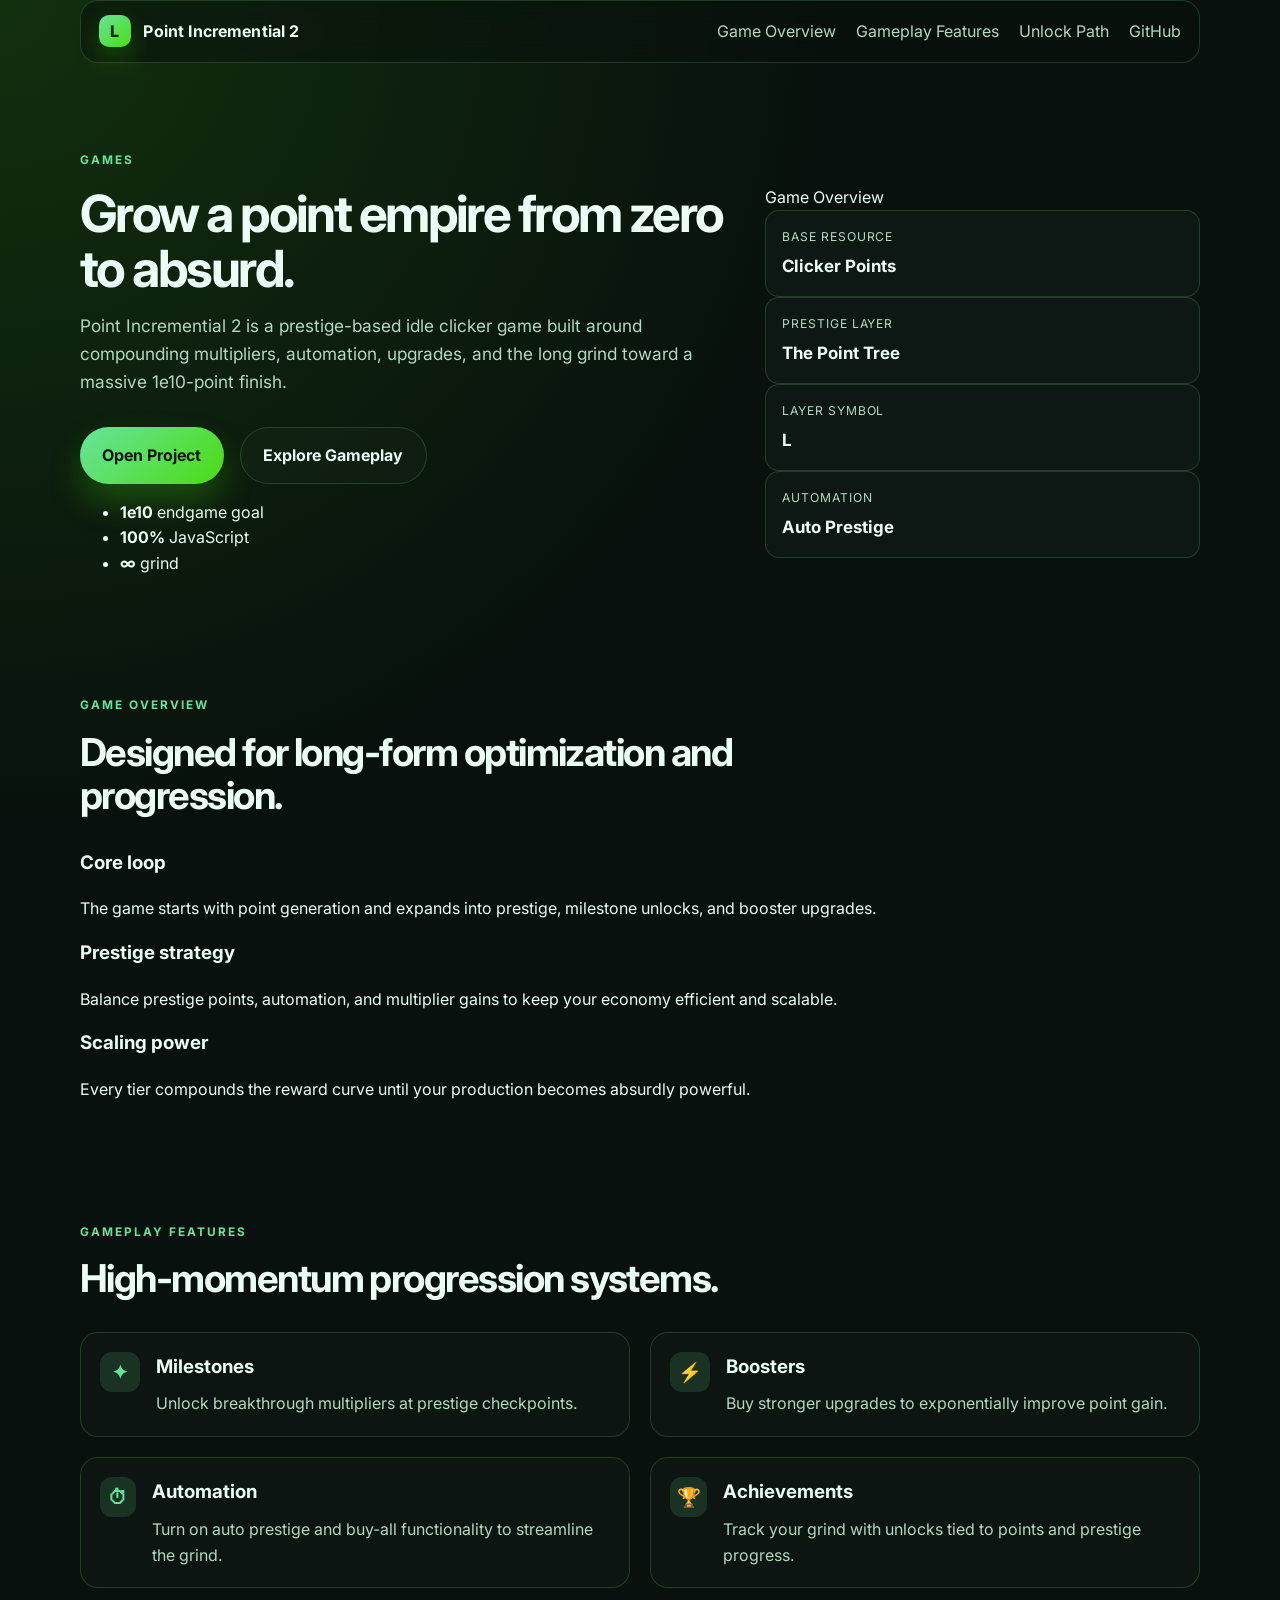
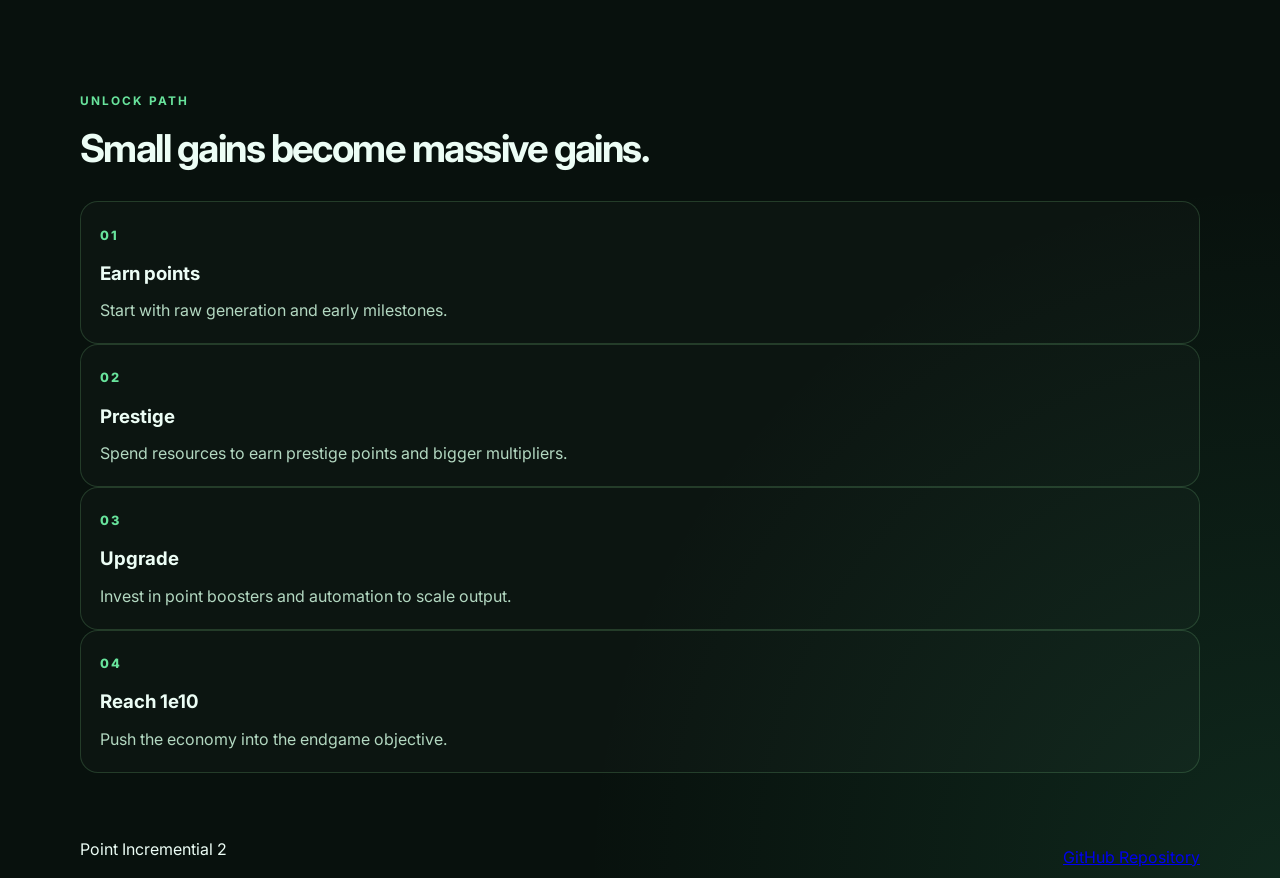
<file: index.html>
<!DOCTYPE html>
<html lang="en">
  <head>
    <meta charset="UTF-8" />
    <meta name="viewport" content="width=device-width, initial-scale=1.0" />
    <meta
      name="description"
      content="Point Incremential 2 — Endgame 1e10 Points"
    />
    <title>Point Incremential 2</title>
    <link rel="preconnect" href="https://fonts.googleapis.com" />
    <link rel="preconnect" href="https://fonts.gstatic.com" crossorigin />
    <link
      href="https://fonts.googleapis.com/css2?family=Inter:wght@400;500;600;700;800&display=swap"
      rel="stylesheet"
    />
    <link rel="stylesheet" href="styles.css" />
  </head>
  <body>
    <div class="bg-orb orb-1"></div>
    <div class="bg-orb orb-2"></div>

    <header class="topbar">
      <div class="container nav">
        <div class="brand">
          <span class="brand-mark">L</span>
          <span>Point Incremential 2</span>
        </div>

        <nav class="nav-links">
          <a href="#about">Game Overview</a>
          <a href="#features">Gameplay Features</a>
          <a href="#progression">Unlock Path</a>
          <a
            href="https://github.com/Spotky2010-ops/Point-incremential-2"
            target="_blank"
            rel="noreferrer"
          >
            GitHub
          </a>
        </nav>
      </div>
    </header>

    <main>
      <section class="hero container">
        <div class="hero-copy">
          <p class="eyebrow">Games</p>
          <h1>Grow a point empire from zero to absurd.</h1>
          <p class="lead">
            Point Incremential 2 is a prestige-based idle clicker game built
            around compounding multipliers, automation, upgrades, and the long
            grind toward a massive 1e10-point finish.
          </p>

          <div class="cta-row">
            <a
              class="button primary"
              href="https://github.com/Spotky2010-ops/Point-incremential-2"
              target="_blank"
              rel="noreferrer"
            >
              Open Project
            </a>
            <a class="button secondary" href="#features">Explore Gameplay</a>
          </div>

          <ul class="stats">
            <li>
              <strong>1e10</strong>
              <span>endgame goal</span>
            </li>
            <li>
              <strong>100%</strong>
              <span>JavaScript</span>
            </li>
            <li>
              <strong>∞</strong>
              <span>grind</span>
            </li>
          </ul>
        </div>

        <div class="game-panel">
          <div class="panel-header">
            <span class="dot"></span>
            <span>Game Overview</span>
          </div>

          <div class="panel-body">
            <div class="metric">
              <label>Base Resource</label>
              <strong>Clicker Points</strong>
            </div>
            <div class="metric">
              <label>Prestige Layer</label>
              <strong>The Point Tree</strong>
            </div>
            <div class="metric">
              <label>Layer Symbol</label>
              <strong>L</strong>
            </div>
            <div class="metric">
              <label>Automation</label>
              <strong>Auto Prestige</strong>
            </div>
          </div>
        </div>
      </section>

      <section id="about" class="section container">
        <div class="section-heading">
          <p class="eyebrow">Game Overview</p>
          <h2>Designed for long-form optimization and progression.</h2>
        </div>

        <div class="feature-grid">
          <article class="info-card">
            <h3>Core loop</h3>
            <p>
              The game starts with point generation and expands into prestige,
              milestone unlocks, and booster upgrades.
            </p>
          </article>

          <article class="info-card">
            <h3>Prestige strategy</h3>
            <p>
              Balance prestige points, automation, and multiplier gains to keep
              your economy efficient and scalable.
            </p>
          </article>

          <article class="info-card">
            <h3>Scaling power</h3>
            <p>
              Every tier compounds the reward curve until your production becomes
              absurdly powerful.
            </p>
          </article>
        </div>
      </section>

      <section id="features" class="section alt">
        <div class="container">
          <div class="section-heading">
            <p class="eyebrow">Gameplay Features</p>
            <h2>High-momentum progression systems.</h2>
          </div>

          <div class="feature-list">
            <div class="feature-item">
              <span class="feature-icon">✦</span>
              <div>
                <h3>Milestones</h3>
                <p>Unlock breakthrough multipliers at prestige checkpoints.</p>
              </div>
            </div>

            <div class="feature-item">
              <span class="feature-icon">⚡</span>
              <div>
                <h3>Boosters</h3>
                <p>Buy stronger upgrades to exponentially improve point gain.</p>
              </div>
            </div>

            <div class="feature-item">
              <span class="feature-icon">⏱</span>
              <div>
                <h3>Automation</h3>
                <p>Turn on auto prestige and buy-all functionality to streamline the grind.</p>
              </div>
            </div>

            <div class="feature-item">
              <span class="feature-icon">🏆</span>
              <div>
                <h3>Achievements</h3>
                <p>Track your grind with unlocks tied to points and prestige progress.</p>
              </div>
            </div>
          </div>
        </div>
      </section>

      <section id="progression" class="section container">
        <div class="section-heading">
          <p class="eyebrow">Unlock Path</p>
          <h2>Small gains become massive gains.</h2>
        </div>

        <div class="progress-grid">
          <div class="step">
            <span>01</span>
            <h3>Earn points</h3>
            <p>Start with raw generation and early milestones.</p>
          </div>

          <div class="step">
            <span>02</span>
            <h3>Prestige</h3>
            <p>Spend resources to earn prestige points and bigger multipliers.</p>
          </div>

          <div class="step">
            <span>03</span>
            <h3>Upgrade</h3>
            <p>Invest in point boosters and automation to scale output.</p>
          </div>

          <div class="step">
            <span>04</span>
            <h3>Reach 1e10</h3>
            <p>Push the economy into the endgame objective.</p>
          </div>
        </div>
      </section>
    </main>

    <footer class="footer">
      <div class="container footer-inner">
        <p>Point Incremential 2</p>
        <a
          href="https://github.com/Spotky2010-ops/Point-incremential-2"
          target="_blank"
          rel="noreferrer"
        >
          GitHub Repository
        </a>
      </div>
    </footer>
  </body>
</html>
</file>
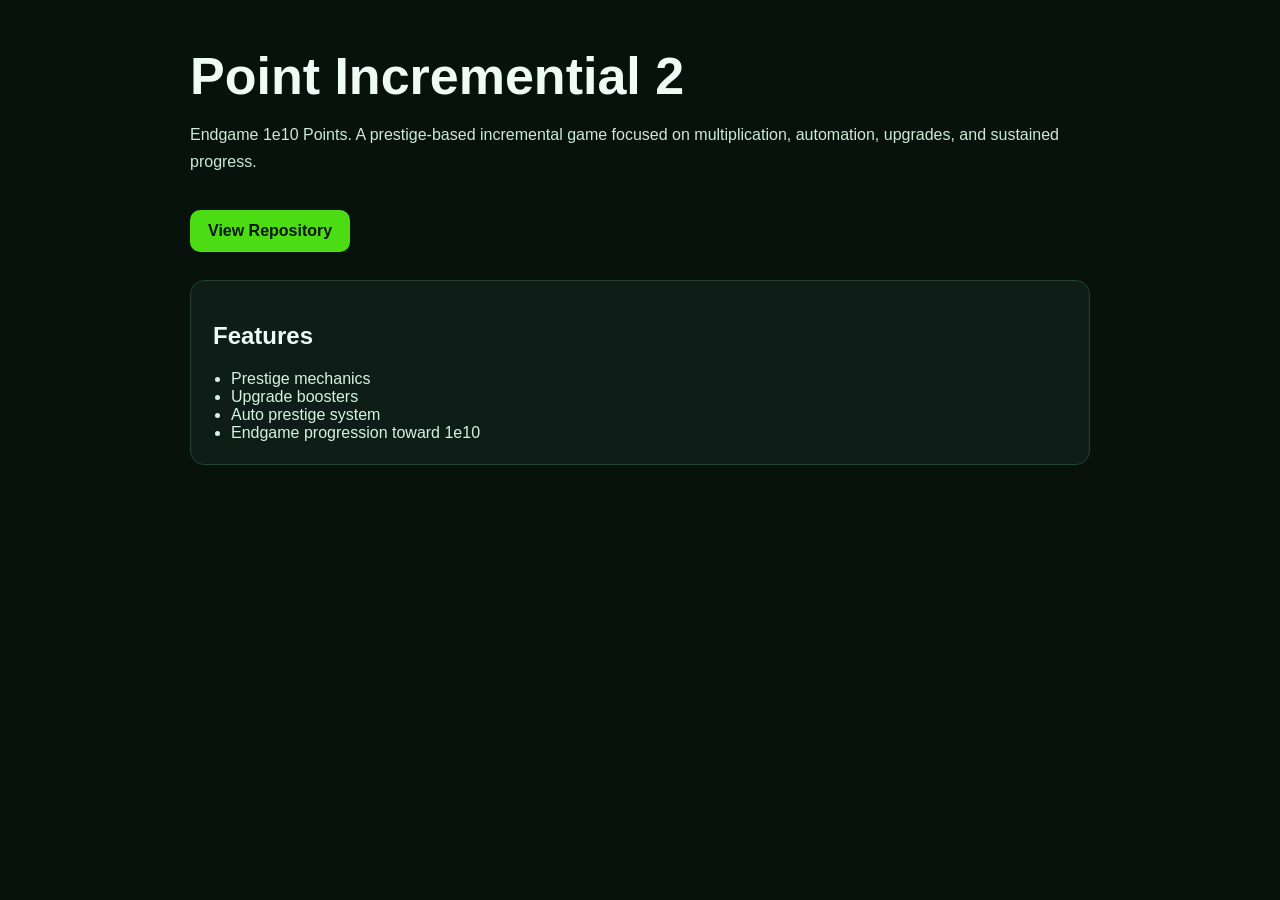
<file: inde.html>
<!DOCTYPE html>
<html lang="en">
  <head>
    <meta charset="UTF-8" />
    <meta name="viewport" content="width=device-width, initial-scale=1.0" />
    <title>Point Incremential 2</title>
    <style>
      body {
        margin: 0;
        font-family: Arial, sans-serif;
        background: #08120d;
        color: #edfdf5;
      }
      .container {
        max-width: 900px;
        margin: 0 auto;
        padding: 48px 20px;
      }
      h1 {
        font-size: 52px;
        margin: 0 0 14px;
        line-height: 1.1;
      }
      p {
        color: #cde9d7;
        line-height: 1.7;
      }
      .button {
        display: inline-block;
        margin-top: 18px;
        background: #4bdc13;
        color: #07160d;
        text-decoration: none;
        font-weight: bold;
        padding: 12px 18px;
        border-radius: 10px;
      }
      .panel {
        background: #0e1d17;
        border: 1px solid #234134;
        border-radius: 14px;
        padding: 22px;
        margin-top: 28px;
      }
      ul {
        margin: 0;
        padding-left: 18px;
        color: #d5f4df;
      }
    </style>
  </head>
  <body>
    <div class="container">
      <h1>Point Incremential 2</h1>
      <p>
        Endgame 1e10 Points. A prestige-based incremental game focused on
        multiplication, automation, upgrades, and sustained progress.
      </p>
      <a class="button" href="https://github.com/Spotky2010-ops/Point-incremential-2" target="_blank">
        View Repository
      </a>

      <div class="panel">
        <h2>Features</h2>
        <ul>
          <li>Prestige mechanics</li>
          <li>Upgrade boosters</li>
          <li>Auto prestige system</li>
          <li>Endgame progression toward 1e10</li>
        </ul>
      </div>
    </div>
  </body>
</html>
</file>
<file: styles.css>
:root {
  --bg: #08110d;
  --bg-soft: #0f1a17;
  --panel: rgba(15, 26, 23, 0.82);
  --panel-strong: rgba(20, 35, 31, 0.95);
  --border: rgba(117, 195, 126, 0.22);
  --text: #ecfdf5;
  --muted: #b3d8c1;
  --accent: #68e39c;
  --accent-strong: #4bdc13;
  --accent-soft: rgba(104, 227, 156, 0.14);
  --shadow: rgba(6, 14, 12, 0.65);
}

* {
  box-sizing: border-box;
}

html {
  scroll-behavior: smooth;
}

body {
  margin: 0;
  font-family: "Inter", sans-serif;
  background:
    radial-gradient(circle at top left, rgba(75, 220, 19, 0.15), transparent 30%),
    radial-gradient(circle at bottom right, rgba(67, 208, 141, 0.12), transparent 25%),
    var(--bg);
  color: var(--text);
  line-height: 1.6;
}

img {
  max-width: 100%;
  display: block;
}

p,
h1,
h2,
h3 {
  margin-top: 0;
}

.container {
  width: min(1120px, calc(100% - 2rem));
  margin: 0 auto;
}

.background-glow {
  position: fixed;
  width: 28rem;
  height: 28rem;
  border-radius: 50%;
  filter: blur(90px);
  pointer-events: none;
  opacity: 0.24;
  z-index: 0;
}

.glow-one {
  top: 3rem;
  left: -6rem;
  background: rgba(75, 220, 19, 0.55);
}

.glow-two {
  right: -4rem;
  bottom: 8rem;
  background: rgba(36, 161, 255, 0.35);
}

.site-header,
main,
.site-footer {
  position: relative;
  z-index: 1;
}

.site-header {
  padding: 1.2rem 0 0;
}

.nav {
  display: flex;
  align-items: center;
  justify-content: space-between;
  gap: 1rem;
  background: rgba(8, 17, 13, 0.5);
  border: 1px solid var(--border);
  border-radius: 18px;
  backdrop-filter: blur(12px);
  padding: 0.9rem 1.1rem;
}

.brand {
  display: inline-flex;
  align-items: center;
  gap: 0.8rem;
  font-weight: 700;
  letter-spacing: 0.01em;
}

.brand-mark {
  display: inline-grid;
  place-items: center;
  width: 2rem;
  height: 2rem;
  border-radius: 10px;
  background: linear-gradient(135deg, var(--accent), var(--accent-strong));
  color: #072812;
  font-weight: 800;
  box-shadow: 0 10px 25px rgba(75, 220, 19, 0.25);
}

.nav-links {
  display: flex;
  align-items: center;
  gap: 1.25rem;
  flex-wrap: wrap;
}

.nav-links a,
.site-footer a {
  color: var(--muted);
  text-decoration: none;
  transition: color 0.2s ease;
}

.nav-links a:hover,
.site-footer a:hover {
  color: var(--text);
}

.hero {
  display: grid;
  grid-template-columns: 1.2fr 0.8fr;
  gap: 2rem;
  align-items: center;
  padding: 5.5rem 0 4rem;
}

.eyebrow {
  text-transform: uppercase;
  letter-spacing: 0.17em;
  font-size: 0.74rem;
  color: var(--accent);
  font-weight: 700;
  margin-bottom: 1rem;
}

.hero-copy h1 {
  font-size: clamp(2.6rem, 4vw, 4.3rem);
  line-height: 1.08;
  margin-bottom: 1rem;
  letter-spacing: -0.05em;
}

.lead {
  max-width: 60ch;
  font-size: 1.08rem;
  color: var(--muted);
}

.cta-row {
  display: flex;
  flex-wrap: wrap;
  gap: 1rem;
  margin-top: 2rem;
}

.button {
  display: inline-flex;
  align-items: center;
  justify-content: center;
  padding: 0.9rem 1.4rem;
  border-radius: 999px;
  text-decoration: none;
  font-weight: 700;
  transition: transform 0.2s ease, box-shadow 0.2s ease;
}

.button:hover {
  transform: translateY(-1px);
}

.button.primary {
  background: linear-gradient(135deg, var(--accent), var(--accent-strong));
  color: #03160d;
  box-shadow: 0 18px 32px rgba(75, 220, 19, 0.25);
}

.button.secondary {
  background: rgba(255, 255, 255, 0.02);
  border: 1px solid var(--border);
  color: var(--text);
}

.hero-stats {
  list-style: none;
  padding: 0;
  display: grid;
  grid-template-columns: repeat(3, minmax(110px, 1fr));
  gap: 1rem;
  margin: 2.2rem 0 0;
}

.hero-stats li {
  background: rgba(255, 255, 255, 0.02);
  border: 1px solid var(--border);
  border-radius: 16px;
  padding: 1rem 0.75rem;
  display: flex;
  flex-direction: column;
  align-items: flex-start;
  min-height: 96px;
}

.hero-stats strong {
  font-size: 1.5rem;
  line-height: 1.2;
  color: var(--text);
}

.hero-stats span {
  margin-top: auto;
  color: var(--muted);
  font-size: 0.82rem;
}

.hero-card {
  background: linear-gradient(180deg, rgba(17, 31, 27, 0.94), rgba(9, 18, 15, 0.9));
  border: 1px solid var(--border);
  border-radius: 22px;
  box-shadow: 0 25px 75px var(--shadow);
  overflow: hidden;
}

.card-header {
  display: flex;
  align-items: center;
  gap: 0.7rem;
  padding: 1rem 1.1rem;
  border-bottom: 1px solid var(--border);
  background: rgba(255, 255, 255, 0.02);
  color: var(--muted);
  font-weight: 600;
}

.status-dot {
  width: 0.7rem;
  height: 0.7rem;
  border-radius: 50%;
  background: var(--accent-strong);
  box-shadow: 0 0 10px rgba(75, 220, 19, 0.9);
}

.card-body {
  padding: 1.2rem;
  display: grid;
  gap: 1rem;
}

.metric {
  background: var(--panel);
  border: 1px solid var(--border);
  border-radius: 14px;
  padding: 1rem;
}

.metric label {
  display: block;
  color: var(--muted);
  font-size: 0.76rem;
  letter-spacing: 0.08em;
  text-transform: uppercase;
  margin-bottom: 0.4rem;
}

.metric strong {
  font-size: 1.06rem;
}

.section {
  padding: 2.5rem 0 4rem;
}

.alt-section {
  background: rgba(14, 31, 26, 0.7);
  border-top: 1px solid var(--border);
  border-bottom: 1px solid var(--border);
}

.section-heading {
  max-width: 720px;
  margin-bottom: 2rem;
}

.section-heading h2 {
  font-size: clamp(2rem, 3vw, 3rem);
  line-height: 1.1;
  letter-spacing: -0.04em;
  margin-bottom: 0;
}

.content-grid {
  display: grid;
  grid-template-columns: repeat(3, minmax(0, 1fr));
  gap: 1.25rem;
}

.info-panel,
.feature-item,
.step {
  background: rgba(255, 255, 255, 0.02);
  border: 1px solid var(--border);
  border-radius: 18px;
  padding: 1.2rem;
}

.info-panel h3,
.feature-item h3,
.step h3 {
  margin-bottom: 0.6rem;
}

.info-panel p,
.feature-item p,
.step p {
  color: var(--muted);
  margin-bottom: 0;
}

.feature-list {
  display: grid;
  grid-template-columns: repeat(2, minmax(0, 1fr));
  gap: 1.25rem;
}

.feature-item {
  display: flex;
  gap: 1rem;
  align-items: flex-start;
}

.feature-icon {
  display: inline-grid;
  place-items: center;
  width: 2.5rem;
  height: 2.5rem;
  border-radius: 12px;
  background: var(--accent-soft);
  color: var(--accent);
  font-size: 1.2rem;
  font-weight: 800;
}

.progress-steps {
  display: grid;
  grid-template-columns: repeat(4, minmax(0, 1fr));
  gap: 1.25rem;
}

.step span {
  display: inline-block;
  font-size: 0.8rem;
  font-weight: 800;
  letter-spacing: 0.12em;
  color: var(--accent);
  margin-bottom: 0.8rem;
}

.site-footer {
  border-top: 1px solid var(--border);
  padding: 1.25rem 0 2rem;
}

.footer-inner {
  display: flex;
  align-items: center;
  justify-content: space-between;
  gap: 1rem;
  flex-wrap: wrap;
}

@media (max-width: 900px) {
  .hero,
  .content-grid,
  .feature-list,
  .progress-steps {
    grid-template-columns: 1fr;
  }

  .hero {
    padding-top: 4rem;
  }
}

@media (max-width: 640px) {
  .nav {
    flex-direction: column;
    align-items: flex-start;
  }

  .nav-links {
    gap: 0.8rem 1rem;
  }

  .hero-stats {
    grid-template-columns: 1fr;
  }
}
</file>
